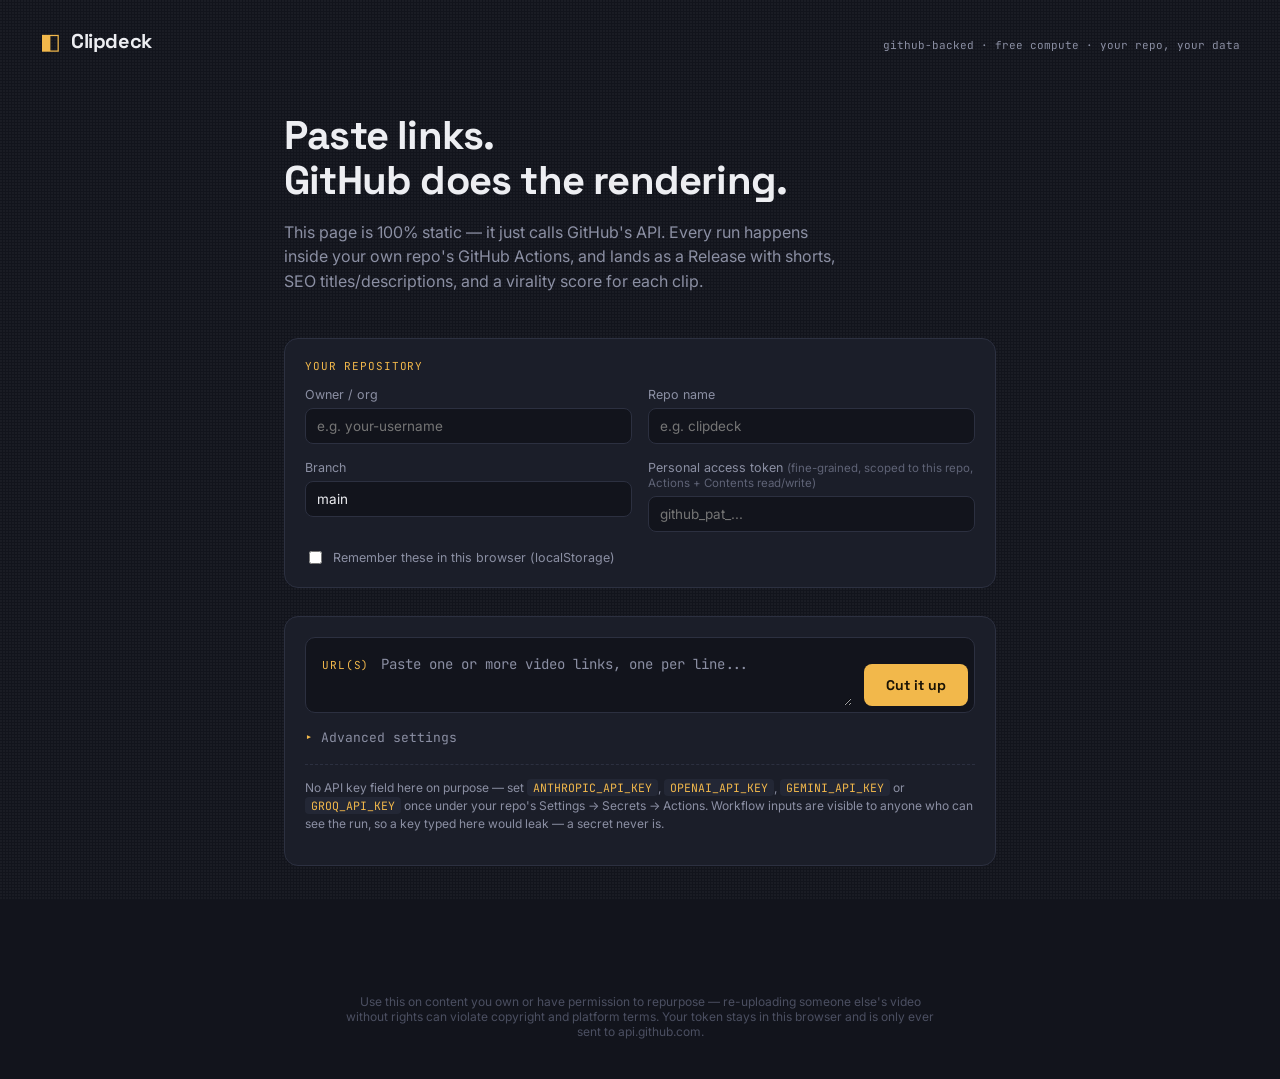
<file: docs/index.html>
<!DOCTYPE html>
<html lang="en">
<head>
<meta charset="UTF-8">
<meta name="viewport" content="width=device-width, initial-scale=1.0">
<title>Clipdeck — GitHub-backed shorts maker</title>
<link rel="preconnect" href="https://fonts.googleapis.com">
<link href="https://fonts.googleapis.com/css2?family=Space+Grotesk:wght@500;700&family=Inter:wght@400;500;600&family=JetBrains+Mono:wght@400;500&display=swap" rel="stylesheet">
<link rel="stylesheet" href="style.css">
</head>
<body>

<div class="grain"></div>

<header class="topbar">
  <div class="brand">
    <span class="brand-mark">◧</span>
    <span class="brand-name">Clipdeck</span>
  </div>
  <div class="brand-sub">github-backed · free compute · your repo, your data</div>
</header>

<main class="stage">

  <section class="hero">
    <h1>Paste links.<br>GitHub does the rendering.</h1>
    <p class="hero-sub">This page is 100% static — it just calls GitHub's API. Every run happens inside your own repo's GitHub Actions, and lands as a Release with shorts, SEO titles/descriptions, and a virality score for each clip.</p>
  </section>

  <section class="deck" id="repo-panel">
    <p class="panel-label">Your repository</p>
    <div class="repo-grid">
      <div class="field">
        <label for="gh-owner">Owner / org</label>
        <input id="gh-owner" type="text" placeholder="e.g. your-username">
      </div>
      <div class="field">
        <label for="gh-repo">Repo name</label>
        <input id="gh-repo" type="text" placeholder="e.g. clipdeck">
      </div>
      <div class="field">
        <label for="gh-branch">Branch</label>
        <input id="gh-branch" type="text" placeholder="main" value="main">
      </div>
      <div class="field">
        <label for="gh-token">Personal access token <span class="hint">(fine-grained, scoped to this repo, Actions + Contents read/write)</span></label>
        <input id="gh-token" type="password" placeholder="github_pat_...">
      </div>
    </div>
    <label class="remember-row">
      <input type="checkbox" id="remember-me"> Remember these in this browser (localStorage)
    </label>
  </section>

  <section class="deck" id="submit-panel">
    <div class="timeline-input textarea-mode">
      <span class="tc">URL(S)</span>
      <textarea id="url-input" placeholder="Paste one or more video links, one per line..." rows="2"></textarea>
      <button id="go-btn">Cut it up</button>
    </div>

    <details class="advanced">
      <summary>Advanced settings</summary>
      <div class="advanced-grid">
        <div class="field">
          <label for="provider">AI provider <span class="hint">reads whichever key you've set as a repo secret</span></label>
          <select id="provider">
            <option value="auto" selected>Auto (first secret found)</option>
            <option value="anthropic">Anthropic (Claude)</option>
            <option value="openai">OpenAI</option>
            <option value="gemini">Google Gemini</option>
            <option value="groq">Groq (free tier, fast)</option>
            <option value="none">Offline only (no AI)</option>
          </select>
        </div>
        <div class="field">
          <label for="min-len">Shortest clip (sec)</label>
          <input id="min-len" type="number" value="18" min="5" max="120">
        </div>
        <div class="field">
          <label for="max-len">Longest clip (sec)</label>
          <input id="max-len" type="number" value="75" min="10" max="180">
        </div>
        <div class="field">
          <label for="num-clips">Number of clips <span class="hint">(blank = auto)</span></label>
          <input id="num-clips" type="number" min="1" max="20" placeholder="auto">
        </div>
        <div class="field">
          <label for="whisper-model">Transcription accuracy</label>
          <select id="whisper-model">
            <option value="base">Fast (base)</option>
            <option value="small" selected>Balanced (small)</option>
            <option value="medium">Accurate, slower (medium)</option>
          </select>
        </div>
        <div class="field">
          <label for="caption-words">Caption group size <span class="hint">(words on screen at once)</span></label>
          <input id="caption-words" type="number" value="3" min="1" max="8">
        </div>
      </div>
    </details>

    <p class="key-note">No API key field here on purpose — set <code>ANTHROPIC_API_KEY</code>, <code>OPENAI_API_KEY</code>, <code>GEMINI_API_KEY</code> or <code>GROQ_API_KEY</code> once under your repo's Settings → Secrets → Actions. Workflow inputs are visible to anyone who can see the run, so a key typed here would leak — a secret never is.</p>
  </section>

  <section class="progress-wrap" id="progress-section" hidden>
    <div class="ruler">
      <div class="ruler-fill" id="ruler-fill"></div>
      <div class="playhead" id="playhead">▶</div>
    </div>
    <div class="progress-meta">
      <span id="progress-message">Queued...</span>
      <span class="tc" id="progress-percent">0%</span>
    </div>
    <a class="run-link" id="run-link" href="#" target="_blank" rel="noopener" hidden>View this run on GitHub →</a>
  </section>

  <section class="results" id="results-section" hidden>
    <div class="results-header">
      <h2 id="results-title">Your shorts</h2>
      <button id="download-all-btn" class="ghost-btn">Download full bundle (.zip)</button>
    </div>
    <div class="cards" id="cards"></div>
  </section>

  <section class="error-banner" id="error-banner" hidden></section>

</main>

<footer class="footnote">
  Use this on content you own or have permission to repurpose — re-uploading someone else's video without rights can violate copyright and platform terms.
  Your token stays in this browser and is only ever sent to api.github.com.
</footer>

<script src="app.js"></script>
</body>
</html>
</file>
<file: docs/style.css>
:root {
  --bg: #12141c;
  --surface: #1b1e29;
  --surface-2: #232735;
  --line: #2c3040;
  --text: #edeef2;
  --muted: #8b8fa3;
  --amber: #f2b84b;
  --magenta: #e85d75;
  --font-display: 'Space Grotesk', sans-serif;
  --font-body: 'Inter', sans-serif;
  --font-mono: 'JetBrains Mono', monospace;
}

* { box-sizing: border-box; }

@media (prefers-reduced-motion: reduce) {
  *, *::before, *::after { animation-duration: 0.01ms !important; transition-duration: 0.01ms !important; }
}

html, body {
  margin: 0;
  background: var(--bg);
  color: var(--text);
  font-family: var(--font-body);
  min-height: 100vh;
}

.grain {
  position: fixed; inset: 0; pointer-events: none; z-index: 0; opacity: 0.035;
  background-image: radial-gradient(circle at 1px 1px, #ffffff 1px, transparent 0);
  background-size: 3px 3px;
}

.topbar {
  display: flex; align-items: baseline; justify-content: space-between;
  padding: 28px 40px 0; position: relative; z-index: 1;
}
.brand { display: flex; align-items: center; gap: 10px; }
.brand-mark { color: var(--amber); font-size: 22px; }
.brand-name { font-family: var(--font-display); font-weight: 700; font-size: 20px; letter-spacing: -0.02em; }
.brand-sub { font-family: var(--font-mono); font-size: 11px; color: var(--muted); text-transform: lowercase; }

.stage {
  position: relative; z-index: 1;
  max-width: 760px; margin: 0 auto; padding: 60px 24px 80px;
}

.hero h1 {
  font-family: var(--font-display); font-weight: 700; font-size: 40px; line-height: 1.12;
  letter-spacing: -0.02em; margin: 0 0 16px;
}
.hero-sub {
  color: var(--muted); font-size: 16px; line-height: 1.55; max-width: 56ch; margin: 0 0 44px;
}

.deck {
  background: var(--surface); border: 1px solid var(--line); border-radius: 14px;
  padding: 20px; margin-bottom: 28px;
}

.timeline-input {
  display: flex; align-items: center; gap: 12px;
  background: var(--bg); border: 1px solid var(--line); border-radius: 10px;
  padding: 6px 6px 6px 16px;
}
.timeline-input .tc {
  font-family: var(--font-mono); font-size: 11px; color: var(--amber); letter-spacing: 0.08em;
}
.timeline-input input {
  flex: 1; background: transparent; border: none; outline: none;
  color: var(--text); font-family: var(--font-mono); font-size: 14px; padding: 10px 0;
}
.timeline-input input::placeholder { color: var(--muted); }

.timeline-input.textarea-mode { align-items: flex-start; }
.timeline-input.textarea-mode .tc { padding-top: 14px; }
.timeline-input textarea {
  flex: 1; background: transparent; border: none; outline: none; resize: vertical;
  color: var(--text); font-family: var(--font-mono); font-size: 14px; padding: 10px 0;
  min-height: 44px; line-height: 1.5;
}
.timeline-input textarea::placeholder { color: var(--muted); }
.timeline-input.textarea-mode #go-btn { align-self: flex-end; }

.video-group { margin-bottom: 32px; }
.video-group-title {
  font-family: var(--font-mono); font-size: 12.5px; color: var(--muted);
  margin: 0 0 12px; padding-bottom: 8px; border-bottom: 1px dashed var(--line);
}

.virality-badge {
  display: inline-flex; align-items: center; gap: 5px;
  font-family: var(--font-mono); font-size: 11px; font-weight: 600;
  padding: 3px 8px; border-radius: 20px; margin-left: 8px;
}
.virality-high { background: rgba(242,184,75,0.15); color: var(--amber); }
.virality-mid { background: rgba(139,143,163,0.15); color: var(--muted); }
.virality-reason { font-size: 11px; color: #5f6376; margin: 0 0 10px; line-height: 1.4; }

#go-btn, .ghost-btn {
  font-family: var(--font-display); font-weight: 700; font-size: 14px;
  border: none; border-radius: 8px; cursor: pointer; transition: transform 0.1s ease, background 0.15s ease;
}
#go-btn {
  background: var(--amber); color: #1a1305; padding: 12px 22px;
}
#go-btn:hover { background: #f7c968; }
#go-btn:active { transform: scale(0.97); }
#go-btn:disabled { background: var(--surface-2); color: var(--muted); cursor: not-allowed; }

.ghost-btn {
  background: transparent; color: var(--amber); border: 1px solid var(--line); padding: 9px 16px;
}
.ghost-btn:hover { border-color: var(--amber); }

.advanced { margin-top: 16px; }
.advanced summary {
  cursor: pointer; color: var(--muted); font-size: 13px; font-family: var(--font-mono);
  list-style: none; user-select: none;
}
.advanced summary::-webkit-details-marker { display: none; }
.advanced summary::before { content: '▸ '; color: var(--amber); }
.advanced[open] summary::before { content: '▾ '; }

.advanced-grid {
  display: grid; grid-template-columns: 1fr 1fr; gap: 16px; margin-top: 18px;
}
@media (max-width: 640px) { .advanced-grid { grid-template-columns: 1fr; } }

.field label {
  display: block; font-size: 12.5px; color: var(--muted); margin-bottom: 6px;
}
.field .hint { color: #5f6376; font-size: 11.5px; }
.field input, .field select {
  width: 100%; background: var(--bg); border: 1px solid var(--line); border-radius: 8px;
  color: var(--text); padding: 9px 11px; font-family: var(--font-body); font-size: 13.5px;
}
.field input:focus, .field select:focus { outline: 2px solid var(--amber); outline-offset: 1px; }

/* progress */
.progress-wrap { margin: 8px 0 40px; }
.ruler {
  position: relative; height: 6px; background: var(--surface-2); border-radius: 3px; overflow: visible;
}
.ruler-fill {
  position: absolute; left: 0; top: 0; bottom: 0; width: 0%;
  background: linear-gradient(90deg, var(--magenta), var(--amber));
  border-radius: 3px; transition: width 0.4s ease;
}
.playhead {
  position: absolute; top: -12px; left: 0%; transform: translateX(-50%);
  color: var(--amber); font-size: 12px; transition: left 0.4s ease;
}
.progress-meta {
  display: flex; justify-content: space-between; margin-top: 12px;
  color: var(--muted); font-size: 13px;
}
.progress-meta .tc { font-family: var(--font-mono); color: var(--text); }

/* results */
.results-header { display: flex; align-items: center; justify-content: space-between; margin-bottom: 18px; }
.results-header h2 { font-family: var(--font-display); font-size: 22px; margin: 0; }

.cards {
  display: grid; grid-template-columns: repeat(auto-fill, minmax(220px, 1fr)); gap: 18px;
}

.card {
  background: var(--surface); border: 1px solid var(--line); border-radius: 12px; overflow: hidden;
  animation: rise 0.4s ease both;
}
@keyframes rise { from { opacity: 0; transform: translateY(8px); } to { opacity: 1; transform: translateY(0); } }

.card-perf {
  height: 6px;
  background-image: repeating-linear-gradient(90deg, var(--bg) 0 6px, transparent 6px 12px);
  background-color: var(--surface-2);
}

.card-thumb-wrap {
  width: 100%; aspect-ratio: 9/16; background: var(--surface-2); overflow: hidden;
}
.card-thumb {
  width: 100%; height: 100%; object-fit: cover; display: block; background: #000;
}
.card-body { padding: 14px 16px 16px; }
.card-dur {
  font-family: var(--font-mono); font-size: 11px; color: var(--amber);
  display: inline-block; margin-bottom: 8px;
}
.card-title { font-family: var(--font-display); font-size: 15px; font-weight: 700; margin: 0 0 6px; line-height: 1.3; }
.card-caption { font-size: 12.5px; color: var(--muted); line-height: 1.4; margin: 0 0 8px; }
.card-tags { font-family: var(--font-mono); font-size: 11px; color: var(--magenta); margin: 0 0 12px; word-break: break-word; }

.card-dl {
  display: block; text-align: center; text-decoration: none;
  background: var(--surface-2); color: var(--text); border: 1px solid var(--line);
  border-radius: 8px; padding: 9px; font-size: 13px; font-weight: 600; transition: border-color 0.15s ease;
}
.card-dl:hover { border-color: var(--amber); color: var(--amber); }

.error-banner {
  background: rgba(232, 93, 117, 0.1); border: 1px solid var(--magenta); color: #ffb9c6;
  padding: 14px 18px; border-radius: 10px; font-size: 14px;
}

.panel-label {
  font-family: var(--font-mono); font-size: 11px; color: var(--amber);
  letter-spacing: 0.08em; text-transform: uppercase; margin: 0 0 14px;
}
.repo-grid {
  display: grid; grid-template-columns: 1fr 1fr; gap: 16px;
}
@media (max-width: 640px) { .repo-grid { grid-template-columns: 1fr; } }

.remember-row {
  display: flex; align-items: center; gap: 8px; margin-top: 16px;
  font-size: 12.5px; color: var(--muted); cursor: pointer; user-select: none;
}
.remember-row input { accent-color: var(--amber); }

.key-note {
  font-size: 12px; color: var(--muted); line-height: 1.5; margin-top: 18px;
  border-top: 1px dashed var(--line); padding-top: 14px;
}
.key-note code {
  font-family: var(--font-mono); background: var(--surface-2); padding: 1px 6px;
  border-radius: 4px; color: var(--amber); font-size: 11.5px;
}

.run-link {
  display: inline-block; margin-top: 10px; font-size: 12.5px; color: var(--amber);
  text-decoration: none; font-family: var(--font-mono);
}
.run-link:hover { text-decoration: underline; }

.playhead.pulsing { animation: pulse 1.1s ease-in-out infinite; }
@keyframes pulse { 0%, 100% { opacity: 0.5; } 50% { opacity: 1; } }

.footnote {
  text-align: center; color: #4b4f61; font-size: 12px; padding: 20px 24px 40px;
  max-width: 640px; margin: 0 auto;
}
</file>
